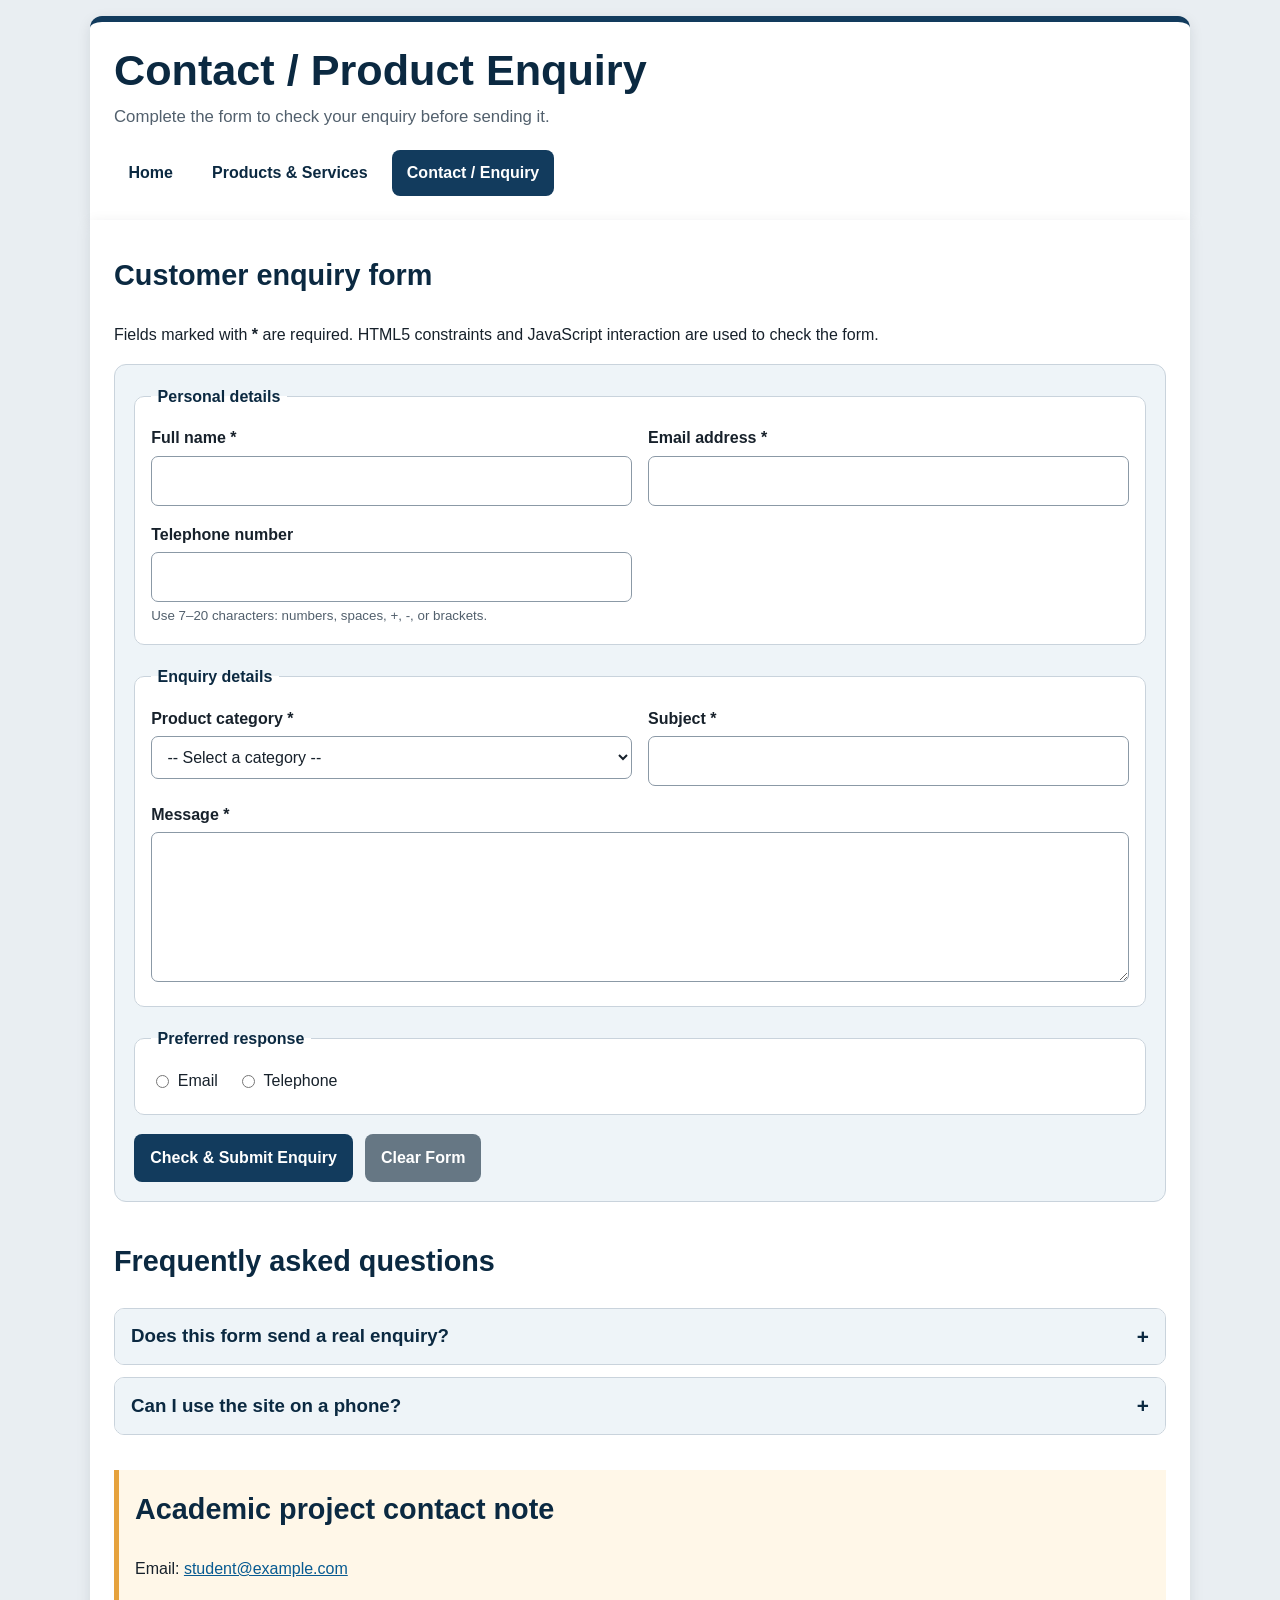
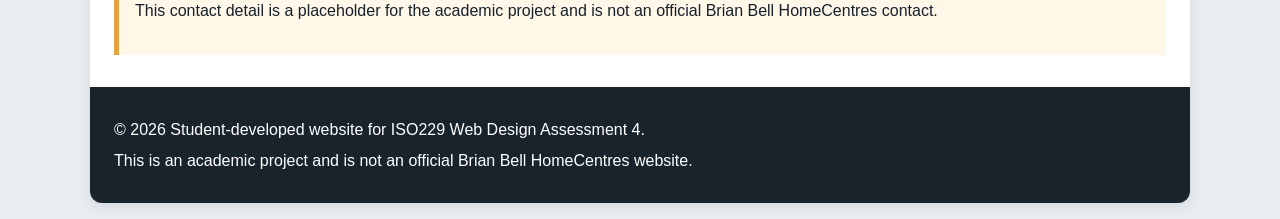
<file: contact.html>
<!DOCTYPE html>
<html lang="en">
<head>
    <meta charset="UTF-8">
    <meta name="viewport" content="width=device-width, initial-scale=1.0">
    <meta name="description" content="Responsive customer enquiry form with HTML5 and JavaScript validation for a student-developed website.">
    <title>Brian Bell HomeCentres | Contact / Enquiry</title>
    <link rel="stylesheet" href="styles.css">
    <script src="script.js" defer></script>
</head>
<body>
<header>
    <h1 class="site-title">Contact / Product Enquiry</h1>
    <p class="tagline">Complete the form to check your enquiry before sending it.</p>
    <nav aria-label="Main navigation">
        <ul>
            <li><a href="index.html">Home</a></li>
            <li><a href="services.html">Products &amp; Services</a></li>
            <li><a href="contact.html" aria-current="page">Contact / Enquiry</a></li>
        </ul>
    </nav>
</header>

<main>
    <section aria-labelledby="form-heading">
        <h2 id="form-heading">Customer enquiry form</h2>
        <p>Fields marked with <strong>*</strong> are required. HTML5 constraints and JavaScript interaction are used to check the form.</p>

        <form action="#" method="post" id="enquiry-form">
            <fieldset>
                <legend>Personal details</legend>
                <div class="form-grid">
                    <div class="form-field">
                        <label for="full-name">Full name *</label>
                        <input type="text" id="full-name" name="full_name" required minlength="2" maxlength="80" autocomplete="name">
                    </div>
                    <div class="form-field">
                        <label for="email">Email address *</label>
                        <input type="email" id="email" name="email" required autocomplete="email">
                    </div>
                    <div class="form-field">
                        <label for="phone">Telephone number</label>
                        <input type="tel" id="phone" name="phone" pattern="[0-9+() -]{7,20}" autocomplete="tel" aria-describedby="phone-help">
                        <small id="phone-help">Use 7–20 characters: numbers, spaces, +, -, or brackets.</small>
                    </div>
                </div>
            </fieldset>

            <fieldset>
                <legend>Enquiry details</legend>
                <div class="form-grid">
                    <div class="form-field">
                        <label for="category">Product category *</label>
                        <select id="category" name="category" required>
                            <option value="">-- Select a category --</option>
                            <option value="home appliances">Home Appliances</option>
                            <option value="furniture and home">Furniture and Home</option>
                            <option value="technology">Technology</option>
                            <option value="entertainment">Entertainment</option>
                        </select>
                    </div>
                    <div class="form-field">
                        <label for="subject">Subject *</label>
                        <input type="text" id="subject" name="subject" required minlength="3" maxlength="120">
                    </div>
                    <div class="form-field full">
                        <label for="message">Message *</label>
                        <textarea id="message" name="message" required minlength="10" maxlength="1000"></textarea>
                    </div>
                </div>
            </fieldset>

            <fieldset>
                <legend>Preferred response</legend>
                <div class="inline-options">
                    <label><input type="radio" name="response" value="email" required> Email</label>
                    <label><input type="radio" name="response" value="phone"> Telephone</label>
                </div>
            </fieldset>

            <div id="form-message" class="form-message" role="status" aria-live="polite"></div>
            <div class="button-row">
                <button type="submit">Check &amp; Submit Enquiry</button>
                <button type="reset" class="secondary">Clear Form</button>
            </div>
        </form>
    </section>

    <section aria-labelledby="faq-heading">
        <h2 id="faq-heading">Frequently asked questions</h2>
        <div class="faq-list">
            <div class="faq-item">
                <h3><button type="button" class="faq-button" data-faq-button aria-expanded="false" aria-controls="faq-1">Does this form send a real enquiry?</button></h3>
                <div id="faq-1" class="faq-panel" hidden><p>No. This is an academic demonstration. The JavaScript validates the form and displays a confirmation message but does not send data to a real business system.</p></div>
            </div>
            <div class="faq-item">
                <h3><button type="button" class="faq-button" data-faq-button aria-expanded="false" aria-controls="faq-2">Can I use the site on a phone?</button></h3>
                <div id="faq-2" class="faq-panel" hidden><p>Yes. The layout uses responsive CSS, Flexbox, Grid and media queries for mobile, tablet and desktop screens.</p></div>
            </div>
        </div>
    </section>

    <section aria-labelledby="contact-heading" class="notice">
        <h2 id="contact-heading">Academic project contact note</h2>
        <address>
            Email: <a href="mailto:student@example.com">student@example.com</a>
        </address>
        <p>This contact detail is a placeholder for the academic project and is not an official Brian Bell HomeCentres contact.</p>
    </section>
</main>

<footer>
    <p>&copy; 2026 Student-developed website for ISO229 Web Design Assessment 4.</p>
    <p>This is an academic project and is not an official Brian Bell HomeCentres website.</p>
</footer>
</body>
</html>
</file>
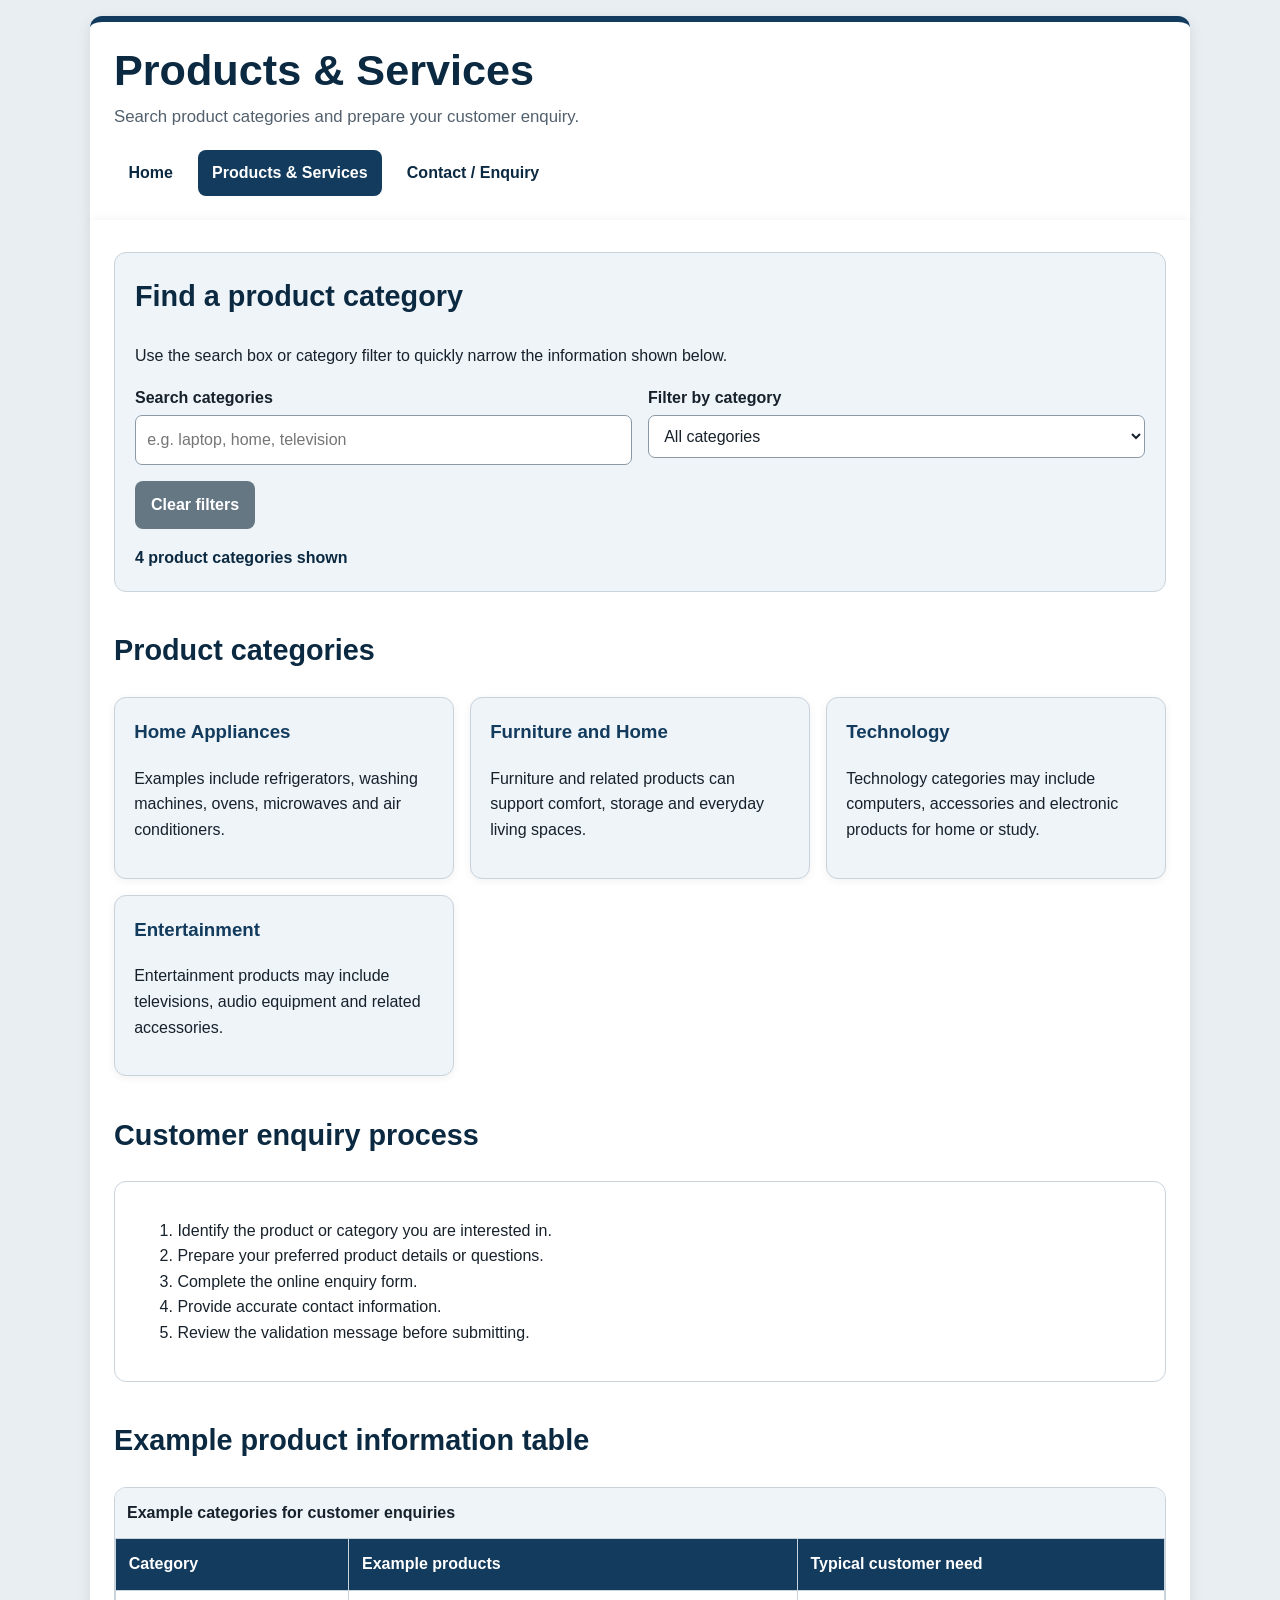
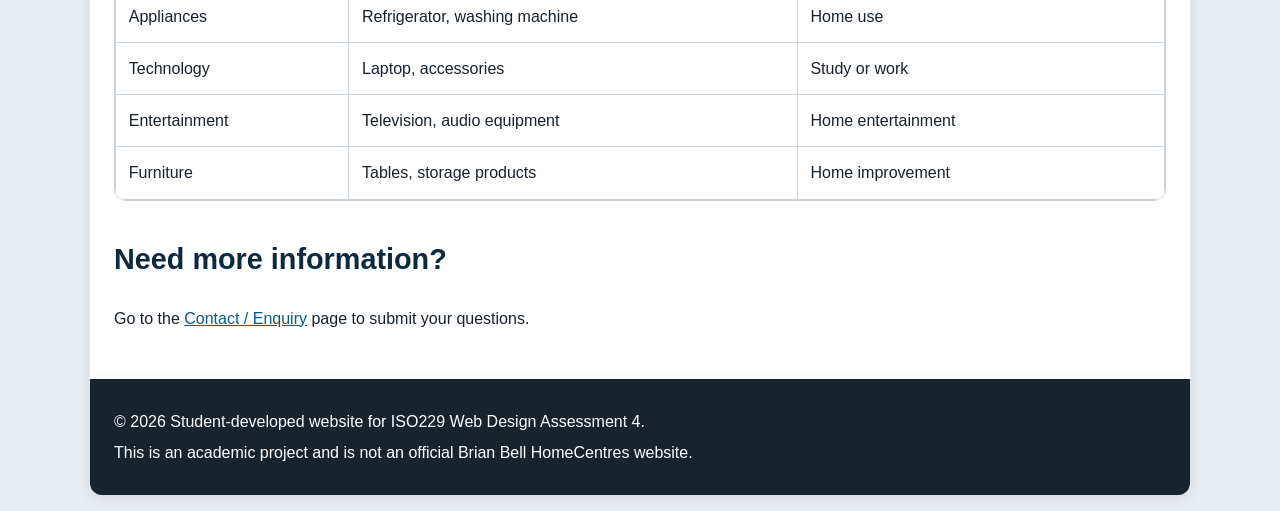
<file: services.html>
<!DOCTYPE html>
<html lang="en">
<head>
    <meta charset="UTF-8">
    <meta name="viewport" content="width=device-width, initial-scale=1.0">
    <meta name="description" content="Responsive product categories with search and filtering for a student-developed Brian Bell HomeCentres website.">
    <title>Brian Bell HomeCentres | Products &amp; Services</title>
    <link rel="stylesheet" href="styles.css">
    <script src="script.js" defer></script>
</head>
<body>
<header>
    <h1 class="site-title">Products &amp; Services</h1>
    <p class="tagline">Search product categories and prepare your customer enquiry.</p>
    <nav aria-label="Main navigation">
        <ul>
            <li><a href="index.html">Home</a></li>
            <li><a href="services.html" aria-current="page">Products &amp; Services</a></li>
            <li><a href="contact.html">Contact / Enquiry</a></li>
        </ul>
    </nav>
</header>

<main>
    <section aria-labelledby="search-heading" class="tool-panel">
        <h2 id="search-heading">Find a product category</h2>
        <p>Use the search box or category filter to quickly narrow the information shown below.</p>
        <div class="filter-grid">
            <div class="form-field">
                <label for="product-search">Search categories</label>
                <input type="search" id="product-search" placeholder="e.g. laptop, home, television" autocomplete="off">
            </div>
            <div class="form-field">
                <label for="category-filter">Filter by category</label>
                <select id="category-filter">
                    <option value="">All categories</option>
                    <option value="appliances">Home Appliances</option>
                    <option value="furniture">Furniture &amp; Home</option>
                    <option value="technology">Technology</option>
                    <option value="entertainment">Entertainment</option>
                </select>
            </div>
        </div>
        <div class="button-row">
            <button type="button" id="clear-filters" class="secondary">Clear filters</button>
        </div>
        <p id="result-count" class="status-text" aria-live="polite">4 product categories shown</p>
    </section>

    <section aria-labelledby="products-heading">
        <h2 id="products-heading">Product categories</h2>
        <div class="card-grid" id="product-list">
            <article class="card" data-product-card data-category="appliances">
                <h3>Home Appliances</h3>
                <p>Examples include refrigerators, washing machines, ovens, microwaves and air conditioners.</p>
            </article>
            <article class="card" data-product-card data-category="furniture">
                <h3>Furniture and Home</h3>
                <p>Furniture and related products can support comfort, storage and everyday living spaces.</p>
            </article>
            <article class="card" data-product-card data-category="technology">
                <h3>Technology</h3>
                <p>Technology categories may include computers, accessories and electronic products for home or study.</p>
            </article>
            <article class="card" data-product-card data-category="entertainment">
                <h3>Entertainment</h3>
                <p>Entertainment products may include televisions, audio equipment and related accessories.</p>
            </article>
        </div>
    </section>

    <section aria-labelledby="process-heading">
        <h2 id="process-heading">Customer enquiry process</h2>
        <div class="list-panel">
            <ol>
                <li>Identify the product or category you are interested in.</li>
                <li>Prepare your preferred product details or questions.</li>
                <li>Complete the online enquiry form.</li>
                <li>Provide accurate contact information.</li>
                <li>Review the validation message before submitting.</li>
            </ol>
        </div>
    </section>

    <section aria-labelledby="table-heading">
        <h2 id="table-heading">Example product information table</h2>
        <div class="table-wrap">
            <table>
                <caption>Example categories for customer enquiries</caption>
                <thead>
                    <tr><th scope="col">Category</th><th scope="col">Example products</th><th scope="col">Typical customer need</th></tr>
                </thead>
                <tbody>
                    <tr><td>Appliances</td><td>Refrigerator, washing machine</td><td>Home use</td></tr>
                    <tr><td>Technology</td><td>Laptop, accessories</td><td>Study or work</td></tr>
                    <tr><td>Entertainment</td><td>Television, audio equipment</td><td>Home entertainment</td></tr>
                    <tr><td>Furniture</td><td>Tables, storage products</td><td>Home improvement</td></tr>
                </tbody>
            </table>
        </div>
    </section>

    <section aria-labelledby="more-heading">
        <h2 id="more-heading">Need more information?</h2>
        <p>Go to the <a href="contact.html">Contact / Enquiry</a> page to submit your questions.</p>
    </section>
</main>

<footer>
    <p>&copy; 2026 Student-developed website for ISO229 Web Design Assessment 4.</p>
    <p>This is an academic project and is not an official Brian Bell HomeCentres website.</p>
</footer>
</body>
</html>
</file>
<file: styles.css>
/* ISO229 Assessment 3 – Responsive HTML5 + CSS3
   Student-developed stylesheet. No CSS framework or downloaded theme used. */

:root {
    --brand: #123b5d;
    --brand-dark: #0b2941;
    --accent: #e6a23c;
    --surface: #ffffff;
    --surface-alt: #eef4f8;
    --text: #17212b;
    --muted: #52606d;
    --border: #c9d3dc;
    --focus: #8a4b00;
    --radius: 12px;
    --shadow: 0 4px 14px rgba(23, 33, 43, 0.10);
    --content-width: 1100px;
}

* { box-sizing: border-box; }

html { scroll-behavior: smooth; }

body {
    margin: 0;
    font-family: Arial, Helvetica, sans-serif;
    line-height: 1.6;
    background: #e9eef2;
    color: var(--text);
}

img, svg { max-width: 100%; height: auto; }

header,
main,
footer {
    width: min(100% - 2rem, var(--content-width));
    margin-inline: auto;
}

header {
    margin-top: 1rem;
    padding: 1.5rem;
    background: var(--surface);
    border-radius: var(--radius) var(--radius) 0 0;
    border-top: 6px solid var(--brand);
    box-shadow: var(--shadow);
}

.brand-row {
    display: flex;
    align-items: center;
    justify-content: space-between;
    gap: 1rem;
}

.site-title {
    margin: 0;
    color: var(--brand-dark);
    font-size: clamp(1.8rem, 4vw, 2.7rem);
    line-height: 1.15;
}

.tagline {
    margin: .5rem 0 1.2rem;
    color: var(--muted);
    font-size: 1.05rem;
}

nav ul {
    display: flex;
    flex-wrap: wrap;
    gap: .65rem;
    list-style: none;
    margin: 0;
    padding: 0;
}

nav a {
    display: block;
    padding: .65rem .9rem;
    border-radius: 8px;
    color: var(--brand-dark);
    font-weight: 700;
    text-decoration: none;
}

nav a:hover,
nav a[aria-current="page"] {
    background: var(--brand);
    color: #fff;
}

a { color: #075a91; }
a:hover { color: #043d63; }

a:focus-visible,
button:focus-visible,
input:focus-visible,
select:focus-visible,
textarea:focus-visible {
    outline: 3px solid var(--focus);
    outline-offset: 2px;
}

main {
    padding: 2rem 1.5rem;
    background: var(--surface);
    box-shadow: var(--shadow);
}

section + section { margin-top: 2.2rem; }

h2 {
    margin-top: 0;
    color: var(--brand-dark);
    font-size: clamp(1.35rem, 3vw, 1.8rem);
}

h3 { color: var(--brand); }

.hero {
    display: grid;
    grid-template-columns: minmax(0, 1.25fr) minmax(240px, .75fr);
    gap: 1.5rem;
    align-items: center;
    padding: 1.25rem;
    background: var(--surface-alt);
    border: 1px solid var(--border);
    border-radius: var(--radius);
}

.hero h2 { margin-bottom: .5rem; }

.hero-graphic {
    width: 100%;
    border-radius: 10px;
    box-shadow: 0 2px 10px rgba(23, 33, 43, .12);
}

.card-grid {
    display: grid;
    grid-template-columns: repeat(3, minmax(0, 1fr));
    gap: 1rem;
}

.card {
    padding: 1.2rem;
    background: var(--surface-alt);
    border: 1px solid var(--border);
    border-radius: var(--radius);
    box-shadow: 0 2px 8px rgba(23, 33, 43, .06);
}

.card h3 { margin-top: 0; }

.button-row {
    display: flex;
    flex-wrap: wrap;
    gap: .75rem;
    margin-top: 1rem;
}

.button,
button {
    display: inline-block;
    border: 0;
    border-radius: 8px;
    padding: .7rem 1rem;
    background: var(--brand);
    color: #fff;
    font: inherit;
    font-weight: 700;
    cursor: pointer;
}

.button:hover,
button:hover { background: var(--brand-dark); }

.button.secondary,
button.secondary {
    background: #667784;
}

.list-panel {
    padding: 1.2rem 1.4rem;
    background: #fff;
    border: 1px solid var(--border);
    border-radius: var(--radius);
}

.table-wrap {
    overflow-x: auto;
    border: 1px solid var(--border);
    border-radius: var(--radius);
}

table {
    width: 100%;
    min-width: 650px;
    border-collapse: collapse;
    background: #fff;
}

caption {
    padding: .75rem;
    font-weight: 700;
    text-align: left;
    background: var(--surface-alt);
}

th, td {
    padding: .8rem;
    border: 1px solid var(--border);
    text-align: left;
    vertical-align: top;
}

th {
    background: var(--brand);
    color: #fff;
}

form {
    padding: 1.2rem;
    background: var(--surface-alt);
    border: 1px solid var(--border);
    border-radius: var(--radius);
}

fieldset {
    min-width: 0;
    margin: 0 0 1.2rem;
    padding: 1rem;
    border: 1px solid var(--border);
    border-radius: 10px;
    background: #fff;
}

legend {
    padding: 0 .4rem;
    font-weight: 700;
    color: var(--brand-dark);
}

.form-grid {
    display: grid;
    grid-template-columns: repeat(2, minmax(0, 1fr));
    gap: 1rem;
}

.form-field { min-width: 0; }

.form-field.full { grid-column: 1 / -1; }

label {
    display: block;
    margin-bottom: .3rem;
    font-weight: 700;
}

input,
select,
textarea {
    width: 100%;
    max-width: 100%;
    padding: .7rem;
    border: 1px solid #8b99a6;
    border-radius: 7px;
    background: #fff;
    color: var(--text);
    font: inherit;
}

textarea { resize: vertical; min-height: 150px; }

.inline-options {
    display: flex;
    flex-wrap: wrap;
    gap: .75rem 1.2rem;
}

.inline-options label {
    display: inline-flex;
    align-items: center;
    gap: .35rem;
    font-weight: 400;
}

.inline-options input { width: auto; }

.notice {
    padding: 1rem;
    border-left: 5px solid var(--accent);
    background: #fff7e8;
}

address { font-style: normal; }

footer {
    margin-bottom: 1rem;
    padding: 1.5rem;
    background: #18232c;
    color: #fff;
    border-radius: 0 0 var(--radius) var(--radius);
    box-shadow: var(--shadow);
}

footer a { color: #fff; }

footer p { margin: .35rem 0; }

@media (max-width: 900px) {
    .hero { grid-template-columns: 1fr; }
    .card-grid { grid-template-columns: repeat(2, minmax(0, 1fr)); }
}

@media (max-width: 600px) {
    header,
    main,
    footer { width: min(100% - 1rem, var(--content-width)); }

    header { padding: 1rem; margin-top: .5rem; }
    main { padding: 1.25rem 1rem; }
    footer { padding: 1rem; margin-bottom: .5rem; }

    nav ul { flex-direction: column; }
    nav a { text-align: center; }

    .card-grid,
    .form-grid { grid-template-columns: 1fr; }

    .form-field.full { grid-column: auto; }
    .button-row { flex-direction: column; }
    .button,
    button { width: 100%; text-align: center; }

    .hero { padding: 1rem; }
}

@media (min-width: 901px) {
    main { min-height: 60vh; }
}

/* Assessment 4 interactive components */
.tool-panel {
    padding: 1.25rem;
    background: var(--surface-alt);
    border: 1px solid var(--border);
    border-radius: var(--radius);
}

.filter-grid {
    display: grid;
    grid-template-columns: repeat(2, minmax(0, 1fr));
    gap: 1rem;
}

.status-text {
    margin-bottom: 0;
    font-weight: 700;
    color: var(--brand-dark);
}

.form-message {
    min-height: 1.5rem;
    margin: 1rem 0;
    padding: .8rem 1rem;
    border-radius: 8px;
}

.form-message:empty { display: none; }
.form-message.success { background: #e7f6ea; border: 1px solid #6a9b72; color: #214b29; }
.form-message.error { background: #fff0f0; border: 1px solid #a64b4b; color: #6b1f1f; }

.faq-list {
    display: grid;
    gap: .75rem;
}

.faq-item {
    border: 1px solid var(--border);
    border-radius: 10px;
    background: #fff;
    overflow: hidden;
}

.faq-item h3 { margin: 0; }

.faq-button {
    display: flex;
    width: 100%;
    align-items: center;
    justify-content: space-between;
    text-align: left;
    border-radius: 0;
    background: var(--surface-alt);
    color: var(--brand-dark);
}

.faq-button::after { content: '+'; font-size: 1.3rem; }
.faq-button[aria-expanded="true"]::after { content: '−'; }
.faq-button:hover { background: #dfeaf1; color: var(--brand-dark); }

.faq-panel { padding: .9rem 1rem; }
.faq-panel p { margin: 0; }

small { color: var(--muted); }

[hidden] { display: none !important; }

@media (max-width: 600px) {
    .filter-grid { grid-template-columns: 1fr; }
}
</file>
